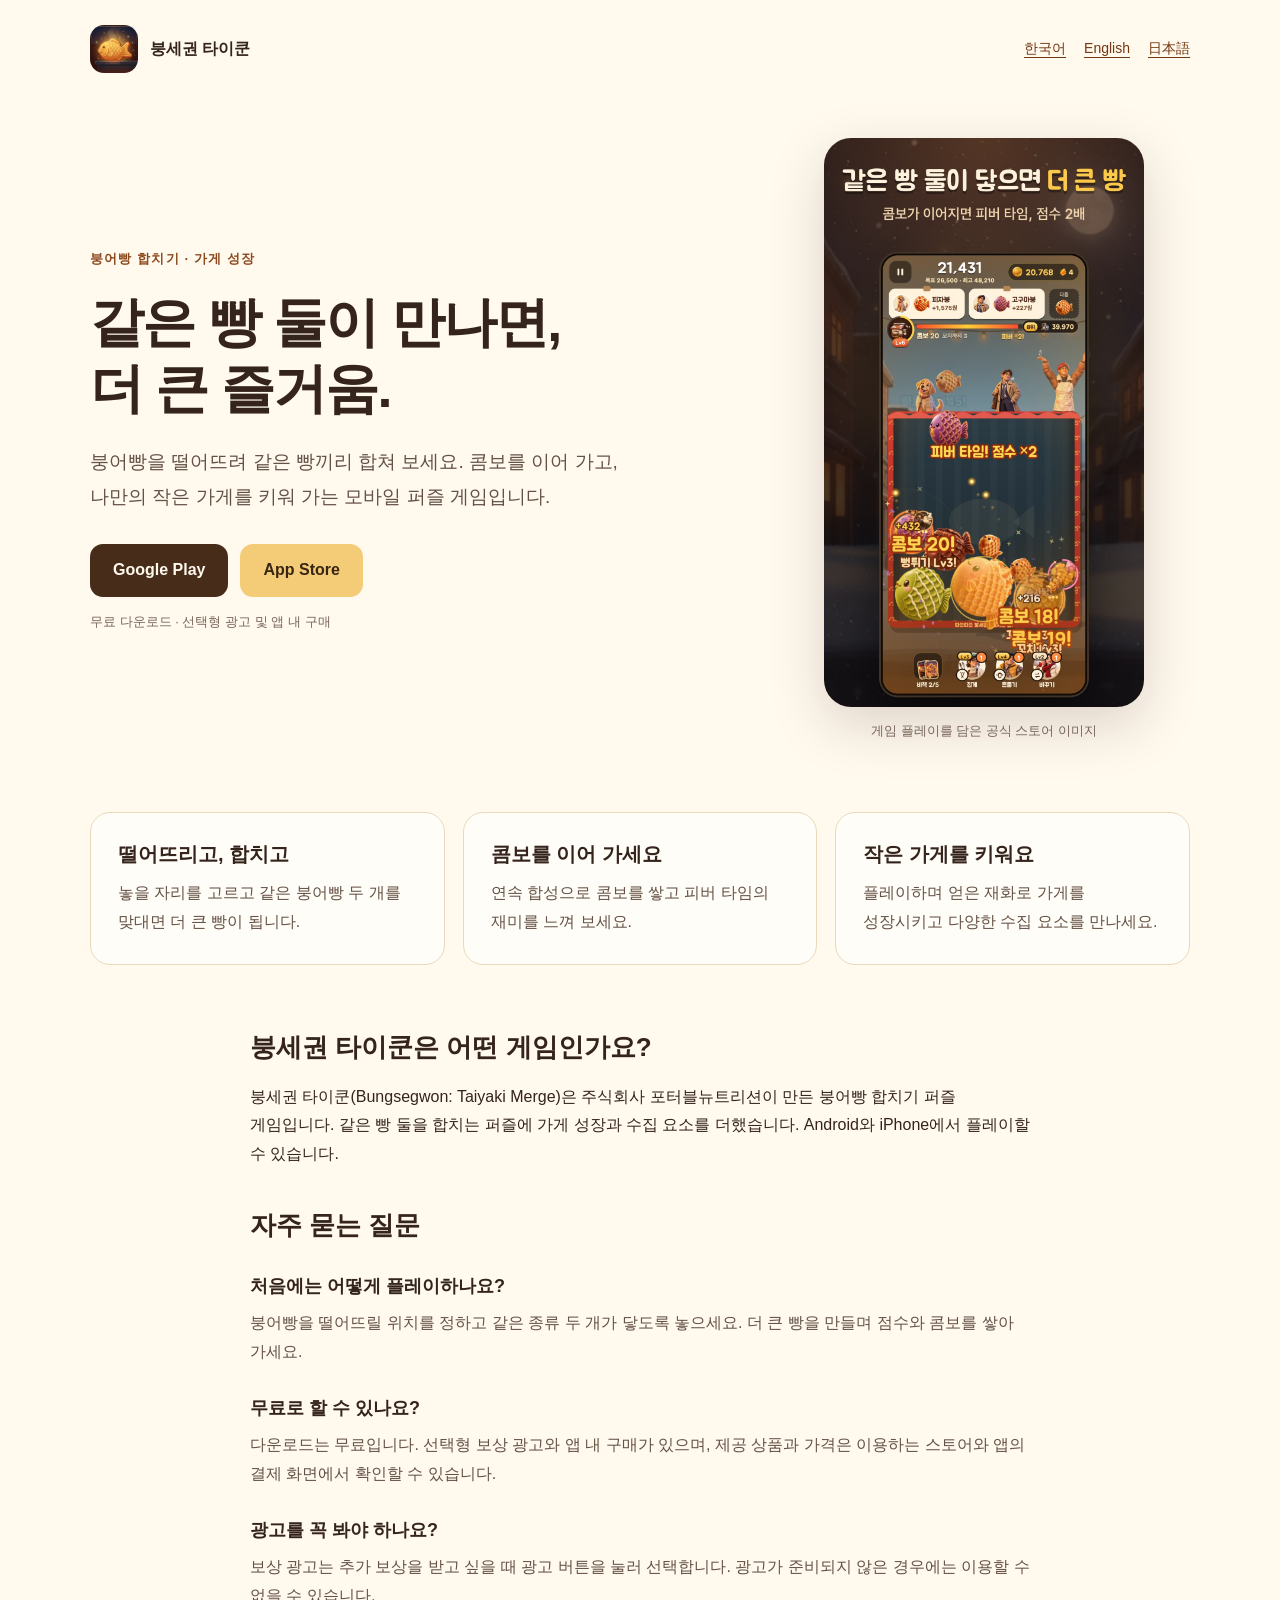
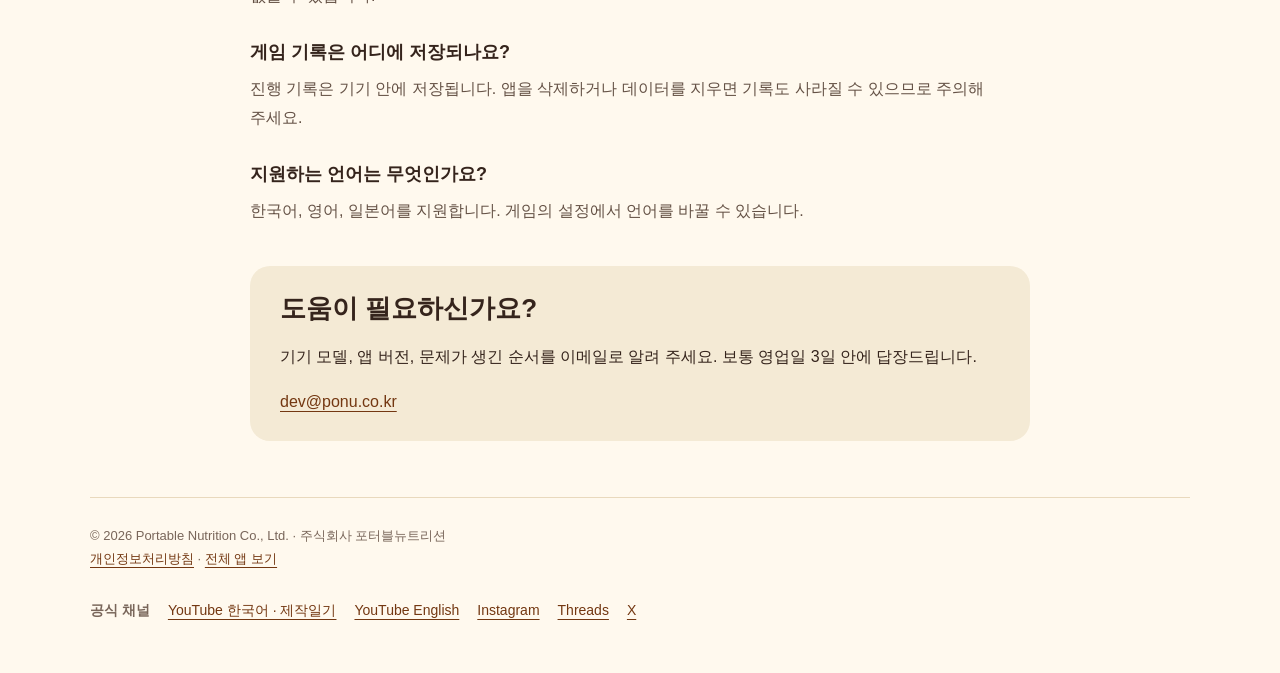
<file: index.html>
<!doctype html>
<html lang="ko"><head><meta charset="utf-8"><meta name="viewport" content="width=device-width,initial-scale=1">
<title>붕세권 타이쿤 — 붕어빵 합치기 퍼즐 게임</title><meta name="description" content="붕세권 타이쿤은 같은 붕어빵 둘을 합쳐 더 큰 빵을 만들고 가게를 키우는 모바일 퍼즐 게임입니다. 플레이 방법, 다운로드, 광고·저장 안내를 확인하세요."><meta name="robots" content="index,follow,max-image-preview:large">
<link rel="canonical" href="https://yunseokl.github.io/bungsegwon/"><link rel="alternate" hreflang="ko" href="https://yunseokl.github.io/bungsegwon/">
<link rel="alternate" hreflang="en" href="https://yunseokl.github.io/bungsegwon/en/">
<link rel="alternate" hreflang="ja" href="https://yunseokl.github.io/bungsegwon/ja/">
<link rel="alternate" hreflang="x-default" href="https://yunseokl.github.io/bungsegwon/en/">
<meta property="og:type" content="website"><meta property="og:site_name" content="Bungsegwon: Taiyaki Merge"><meta property="og:title" content="붕세권 타이쿤 — 붕어빵 합치기 퍼즐 게임"><meta property="og:description" content="붕세권 타이쿤은 같은 붕어빵 둘을 합쳐 더 큰 빵을 만들고 가게를 키우는 모바일 퍼즐 게임입니다. 플레이 방법, 다운로드, 광고·저장 안내를 확인하세요."><meta property="og:url" content="https://yunseokl.github.io/bungsegwon/"><meta property="og:image" content="https://yunseokl.github.io/bungsegwon/assets/ko-feature.jpg"><meta property="og:image:width" content="1024"><meta property="og:image:height" content="500">
<meta name="twitter:card" content="summary_large_image"><link rel="icon" href="./icon.png"><link rel="stylesheet" href="./style.css">
<script type="application/ld+json">{"@context": "https://schema.org", "@graph": [{"@type": "SoftwareApplication", "@id": "https://yunseokl.github.io/bungsegwon/#app", "name": "붕세권 타이쿤", "alternateName": ["Bungsegwon: Taiyaki Merge", "Bungsegwon: Merge Puzzle", "ブンセグォン：たい焼きマージ", "ブンセグォン：たい焼きマージパズル"], "url": "https://yunseokl.github.io/bungsegwon/", "description": "붕세권 타이쿤은 같은 붕어빵 둘을 합쳐 더 큰 빵을 만들고 가게를 키우는 모바일 퍼즐 게임입니다. 플레이 방법, 다운로드, 광고·저장 안내를 확인하세요.", "applicationCategory": "GameApplication", "operatingSystem": "Android, iOS", "inLanguage": "ko", "image": "https://yunseokl.github.io/bungsegwon/assets/ko-feature.jpg", "publisher": {"@type": "Organization", "name": "Portable Nutrition Co., Ltd.", "alternateName": "주식회사 포터블뉴트리션", "url": "https://yunseokl.github.io/", "email": "dev@ponu.co.kr"}, "sameAs": ["https://play.google.com/store/apps/details?id=com.rewardry.bungsegwon", "https://apps.apple.com/app/id6816672674", "https://www.youtube.com/@bungsegwongame", "https://www.instagram.com/bungsegwongame/", "https://www.threads.com/@bungsegwongame", "https://x.com/bungsegwongame", "https://www.youtube.com/@bungsegwonjp", "https://www.instagram.com/bungsegwonjp/", "https://www.youtube.com/@bungsegwonkr"]}, {"@type": "FAQPage", "inLanguage": "ko", "mainEntity": [{"@type": "Question", "name": "처음에는 어떻게 플레이하나요?", "acceptedAnswer": {"@type": "Answer", "text": "붕어빵을 떨어뜨릴 위치를 정하고 같은 종류 두 개가 닿도록 놓으세요. 더 큰 빵을 만들며 점수와 콤보를 쌓아 가세요."}}, {"@type": "Question", "name": "무료로 할 수 있나요?", "acceptedAnswer": {"@type": "Answer", "text": "다운로드는 무료입니다. 선택형 보상 광고와 앱 내 구매가 있으며, 제공 상품과 가격은 이용하는 스토어와 앱의 결제 화면에서 확인할 수 있습니다."}}, {"@type": "Question", "name": "광고를 꼭 봐야 하나요?", "acceptedAnswer": {"@type": "Answer", "text": "보상 광고는 추가 보상을 받고 싶을 때 광고 버튼을 눌러 선택합니다. 광고가 준비되지 않은 경우에는 이용할 수 없을 수 있습니다."}}, {"@type": "Question", "name": "게임 기록은 어디에 저장되나요?", "acceptedAnswer": {"@type": "Answer", "text": "진행 기록은 기기 안에 저장됩니다. 앱을 삭제하거나 데이터를 지우면 기록도 사라질 수 있으므로 주의해 주세요."}}, {"@type": "Question", "name": "지원하는 언어는 무엇인가요?", "acceptedAnswer": {"@type": "Answer", "text": "한국어, 영어, 일본어를 지원합니다. 게임의 설정에서 언어를 바꿀 수 있습니다."}}]}]}</script></head>
<body><a class="skip" href="#main">붕세권 타이쿤</a><header><a class="brand" href="https://yunseokl.github.io/bungsegwon/"><img src="./icon.png" alt="" width="48" height="48">붕세권 타이쿤</a><nav aria-label="Language"><a href="https://yunseokl.github.io/bungsegwon/" lang="ko" hreflang="ko" aria-current="page">한국어</a><a href="https://yunseokl.github.io/bungsegwon/en/" lang="en" hreflang="en">English</a><a href="https://yunseokl.github.io/bungsegwon/ja/" lang="ja" hreflang="ja">日本語</a></nav></header>
<main id="main"><div class="hero"><div><p class="eyebrow">붕어빵 합치기 · 가게 성장</p><h1>같은 빵 둘이 만나면,<br>더 큰 즐거움.</h1><p class="lead">붕어빵을 떨어뜨려 같은 빵끼리 합쳐 보세요. 콤보를 이어 가고, 나만의 작은 가게를 키워 가는 모바일 퍼즐 게임입니다.</p><div class="actions"><a class="button" href="https://play.google.com/store/apps/details?id=com.rewardry.bungsegwon&amp;hl=ko&amp;utm_source=official_site&amp;utm_campaign=evergreen&amp;utm_content=ko">Google Play</a><a class="button secondary" href="https://apps.apple.com/app/id6816672674">App Store</a></div><p class="muted">무료 다운로드 · 선택형 광고 및 앱 내 구매</p></div><figure><img src="./assets/ko-gameplay.jpg" alt="게임 플레이를 담은 공식 스토어 이미지" width="1080" height="1920" fetchpriority="high"><figcaption>게임 플레이를 담은 공식 스토어 이미지</figcaption></figure></div>
<div class="cards"><section class="card"><h2>떨어뜨리고, 합치고</h2><p>놓을 자리를 고르고 같은 붕어빵 두 개를 맞대면 더 큰 빵이 됩니다.</p></section><section class="card"><h2>콤보를 이어 가세요</h2><p>연속 합성으로 콤보를 쌓고 피버 타임의 재미를 느껴 보세요.</p></section><section class="card"><h2>작은 가게를 키워요</h2><p>플레이하며 얻은 재화로 가게를 성장시키고 다양한 수집 요소를 만나세요.</p></section></div><div class="reading"><h2>붕세권 타이쿤은 어떤 게임인가요?</h2><p>붕세권 타이쿤(Bungsegwon: Taiyaki Merge)은 주식회사 포터블뉴트리션이 만든 붕어빵 합치기 퍼즐 게임입니다. 같은 빵 둘을 합치는 퍼즐에 가게 성장과 수집 요소를 더했습니다. Android와 iPhone에서 플레이할 수 있습니다.</p><section class="faq"><h2>자주 묻는 질문</h2><h3>처음에는 어떻게 플레이하나요?</h3><p>붕어빵을 떨어뜨릴 위치를 정하고 같은 종류 두 개가 닿도록 놓으세요. 더 큰 빵을 만들며 점수와 콤보를 쌓아 가세요.</p><h3>무료로 할 수 있나요?</h3><p>다운로드는 무료입니다. 선택형 보상 광고와 앱 내 구매가 있으며, 제공 상품과 가격은 이용하는 스토어와 앱의 결제 화면에서 확인할 수 있습니다.</p><h3>광고를 꼭 봐야 하나요?</h3><p>보상 광고는 추가 보상을 받고 싶을 때 광고 버튼을 눌러 선택합니다. 광고가 준비되지 않은 경우에는 이용할 수 없을 수 있습니다.</p><h3>게임 기록은 어디에 저장되나요?</h3><p>진행 기록은 기기 안에 저장됩니다. 앱을 삭제하거나 데이터를 지우면 기록도 사라질 수 있으므로 주의해 주세요.</p><h3>지원하는 언어는 무엇인가요?</h3><p>한국어, 영어, 일본어를 지원합니다. 게임의 설정에서 언어를 바꿀 수 있습니다.</p></section><section class="support" id="support"><h2>도움이 필요하신가요?</h2><p>기기 모델, 앱 버전, 문제가 생긴 순서를 이메일로 알려 주세요. 보통 영업일 3일 안에 답장드립니다.</p><a href="mailto:dev@ponu.co.kr">dev@ponu.co.kr</a></section></div></main>
<footer>© 2026 Portable Nutrition Co., Ltd. · 주식회사 포터블뉴트리션<br><a href="./privacy.html">개인정보처리방침</a> · <a href="https://yunseokl.github.io/">전체 앱 보기</a><nav class="social-links" aria-label="공식 채널"><span>공식 채널</span><a href="https://www.youtube.com/@bungsegwonkr">YouTube 한국어 · 제작일기</a><a href="https://www.youtube.com/@bungsegwongame">YouTube English</a><a href="https://www.instagram.com/bungsegwongame/">Instagram</a><a href="https://www.threads.com/@bungsegwongame">Threads</a><a href="https://x.com/bungsegwongame">X</a></nav></footer></body></html>
</file>
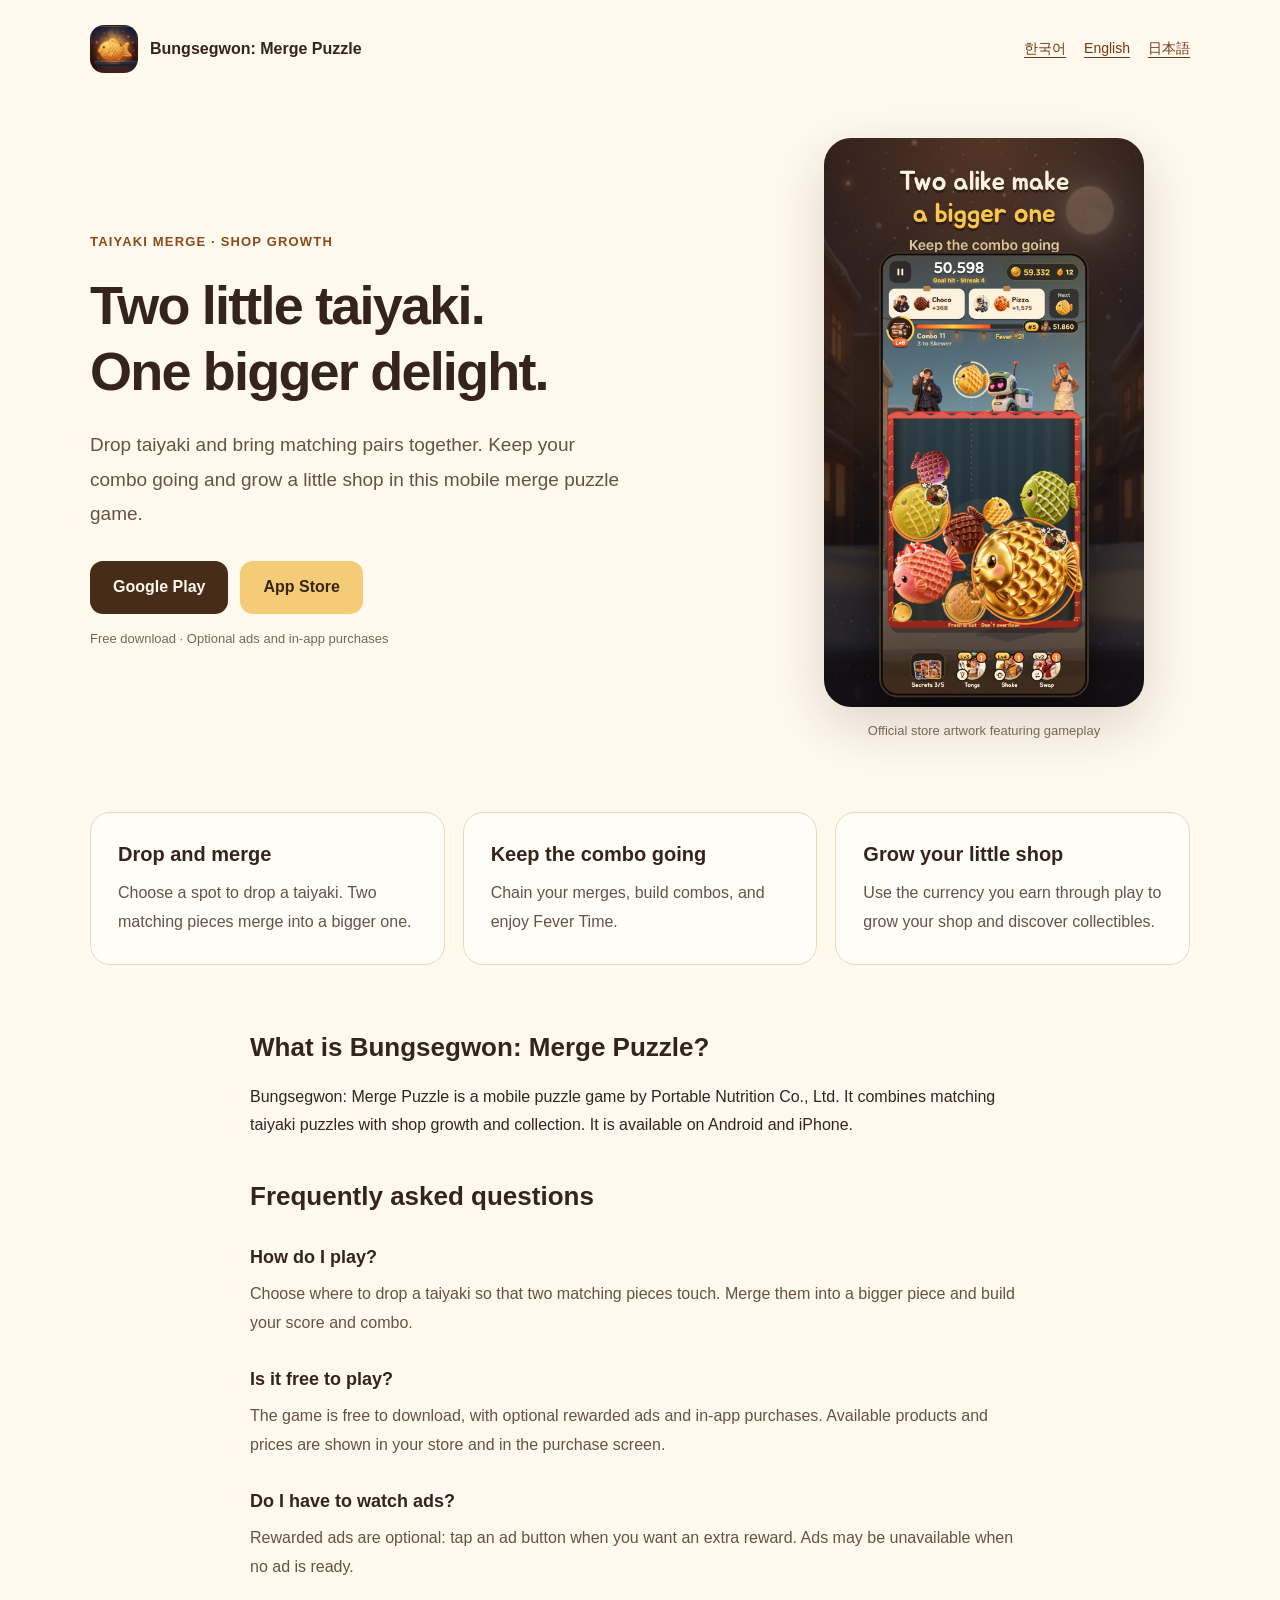
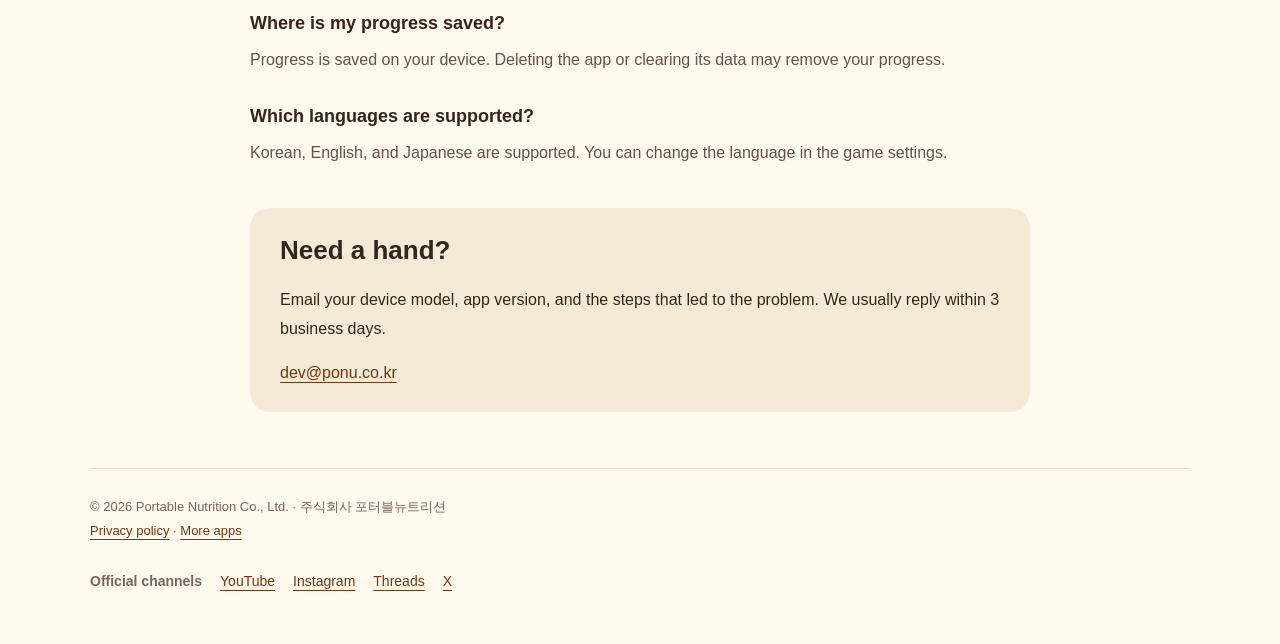
<file: en/index.html>
<!doctype html>
<html lang="en"><head><meta charset="utf-8"><meta name="viewport" content="width=device-width,initial-scale=1">
<title>Bungsegwon: Merge Puzzle — Cute Taiyaki & Shop Growth</title><meta name="description" content="Drop and merge matching taiyaki, build combos, and grow your little shop. Discover Bungsegwon: Merge Puzzle for Android and iPhone, with gameplay and support FAQs."><meta name="robots" content="index,follow,max-image-preview:large">
<link rel="canonical" href="https://yunseokl.github.io/bungsegwon/en/"><link rel="alternate" hreflang="ko" href="https://yunseokl.github.io/bungsegwon/">
<link rel="alternate" hreflang="en" href="https://yunseokl.github.io/bungsegwon/en/">
<link rel="alternate" hreflang="ja" href="https://yunseokl.github.io/bungsegwon/ja/">
<link rel="alternate" hreflang="x-default" href="https://yunseokl.github.io/bungsegwon/en/">
<meta property="og:type" content="website"><meta property="og:site_name" content="Bungsegwon: Merge Puzzle"><meta property="og:title" content="Bungsegwon: Merge Puzzle — Cute Taiyaki & Shop Growth"><meta property="og:description" content="Drop and merge matching taiyaki, build combos, and grow your little shop. Discover Bungsegwon: Merge Puzzle for Android and iPhone, with gameplay and support FAQs."><meta property="og:url" content="https://yunseokl.github.io/bungsegwon/en/"><meta property="og:image" content="https://yunseokl.github.io/bungsegwon/assets/en-feature.jpg"><meta property="og:image:width" content="1024"><meta property="og:image:height" content="500">
<meta name="twitter:card" content="summary_large_image"><link rel="icon" href="../icon.png"><link rel="stylesheet" href="../style.css">
<script type="application/ld+json">{"@context": "https://schema.org", "@graph": [{"@type": "SoftwareApplication", "@id": "https://yunseokl.github.io/bungsegwon/en/#app", "name": "Bungsegwon: Merge Puzzle", "alternateName": ["Bungsegwon: Taiyaki Merge", "ブンセグォン：たい焼きマージ", "ブンセグォン：たい焼きマージパズル", "붕세권 타이쿤"], "url": "https://yunseokl.github.io/bungsegwon/en/", "description": "Drop and merge matching taiyaki, build combos, and grow your little shop. Discover Bungsegwon: Merge Puzzle for Android and iPhone, with gameplay and support FAQs.", "applicationCategory": "GameApplication", "operatingSystem": "Android, iOS", "inLanguage": "en", "image": "https://yunseokl.github.io/bungsegwon/assets/en-feature.jpg", "publisher": {"@type": "Organization", "name": "Portable Nutrition Co., Ltd.", "alternateName": "주식회사 포터블뉴트리션", "url": "https://yunseokl.github.io/", "email": "dev@ponu.co.kr"}, "sameAs": ["https://play.google.com/store/apps/details?id=com.rewardry.bungsegwon", "https://apps.apple.com/app/id6816672674", "https://www.youtube.com/@bungsegwongame", "https://www.instagram.com/bungsegwongame/", "https://www.threads.com/@bungsegwongame", "https://x.com/bungsegwongame", "https://www.youtube.com/@bungsegwonjp", "https://www.instagram.com/bungsegwonjp/", "https://www.youtube.com/@bungsegwonkr"]}, {"@type": "FAQPage", "inLanguage": "en", "mainEntity": [{"@type": "Question", "name": "How do I play?", "acceptedAnswer": {"@type": "Answer", "text": "Choose where to drop a taiyaki so that two matching pieces touch. Merge them into a bigger piece and build your score and combo."}}, {"@type": "Question", "name": "Is it free to play?", "acceptedAnswer": {"@type": "Answer", "text": "The game is free to download, with optional rewarded ads and in-app purchases. Available products and prices are shown in your store and in the purchase screen."}}, {"@type": "Question", "name": "Do I have to watch ads?", "acceptedAnswer": {"@type": "Answer", "text": "Rewarded ads are optional: tap an ad button when you want an extra reward. Ads may be unavailable when no ad is ready."}}, {"@type": "Question", "name": "Where is my progress saved?", "acceptedAnswer": {"@type": "Answer", "text": "Progress is saved on your device. Deleting the app or clearing its data may remove your progress."}}, {"@type": "Question", "name": "Which languages are supported?", "acceptedAnswer": {"@type": "Answer", "text": "Korean, English, and Japanese are supported. You can change the language in the game settings."}}]}]}</script></head>
<body><a class="skip" href="#main">Bungsegwon: Merge Puzzle</a><header><a class="brand" href="https://yunseokl.github.io/bungsegwon/en/"><img src="../icon.png" alt="" width="48" height="48">Bungsegwon: Merge Puzzle</a><nav aria-label="Language"><a href="https://yunseokl.github.io/bungsegwon/" lang="ko" hreflang="ko">한국어</a><a href="https://yunseokl.github.io/bungsegwon/en/" lang="en" hreflang="en" aria-current="page">English</a><a href="https://yunseokl.github.io/bungsegwon/ja/" lang="ja" hreflang="ja">日本語</a></nav></header>
<main id="main"><div class="hero"><div><p class="eyebrow">TAIYAKI MERGE · SHOP GROWTH</p><h1>Two little taiyaki.<br>One bigger delight.</h1><p class="lead">Drop taiyaki and bring matching pairs together. Keep your combo going and grow a little shop in this mobile merge puzzle game.</p><div class="actions"><a class="button" href="https://play.google.com/store/apps/details?id=com.rewardry.bungsegwon&amp;hl=en&amp;utm_source=official_site&amp;utm_campaign=evergreen&amp;utm_content=en">Google Play</a><a class="button secondary" href="https://apps.apple.com/app/id6816672674">App Store</a></div><p class="muted">Free download · Optional ads and in-app purchases</p></div><figure><img src="../assets/en-gameplay.jpg" alt="Official store artwork featuring gameplay" width="1080" height="1920" fetchpriority="high"><figcaption>Official store artwork featuring gameplay</figcaption></figure></div>
<div class="cards"><section class="card"><h2>Drop and merge</h2><p>Choose a spot to drop a taiyaki. Two matching pieces merge into a bigger one.</p></section><section class="card"><h2>Keep the combo going</h2><p>Chain your merges, build combos, and enjoy Fever Time.</p></section><section class="card"><h2>Grow your little shop</h2><p>Use the currency you earn through play to grow your shop and discover collectibles.</p></section></div><div class="reading"><h2>What is Bungsegwon: Merge Puzzle?</h2><p>Bungsegwon: Merge Puzzle is a mobile puzzle game by Portable Nutrition Co., Ltd. It combines matching taiyaki puzzles with shop growth and collection. It is available on Android and iPhone.</p><section class="faq"><h2>Frequently asked questions</h2><h3>How do I play?</h3><p>Choose where to drop a taiyaki so that two matching pieces touch. Merge them into a bigger piece and build your score and combo.</p><h3>Is it free to play?</h3><p>The game is free to download, with optional rewarded ads and in-app purchases. Available products and prices are shown in your store and in the purchase screen.</p><h3>Do I have to watch ads?</h3><p>Rewarded ads are optional: tap an ad button when you want an extra reward. Ads may be unavailable when no ad is ready.</p><h3>Where is my progress saved?</h3><p>Progress is saved on your device. Deleting the app or clearing its data may remove your progress.</p><h3>Which languages are supported?</h3><p>Korean, English, and Japanese are supported. You can change the language in the game settings.</p></section><section class="support" id="support"><h2>Need a hand?</h2><p>Email your device model, app version, and the steps that led to the problem. We usually reply within 3 business days.</p><a href="mailto:dev@ponu.co.kr">dev@ponu.co.kr</a></section></div></main>
<footer>© 2026 Portable Nutrition Co., Ltd. · 주식회사 포터블뉴트리션<br><a href="../privacy.html">Privacy policy</a> · <a href="https://yunseokl.github.io/">More apps</a><nav class="social-links" aria-label="Official channels"><span>Official channels</span><a href="https://www.youtube.com/@bungsegwongame">YouTube</a><a href="https://www.instagram.com/bungsegwongame/">Instagram</a><a href="https://www.threads.com/@bungsegwongame">Threads</a><a href="https://x.com/bungsegwongame">X</a></nav></footer></body></html>
</file>
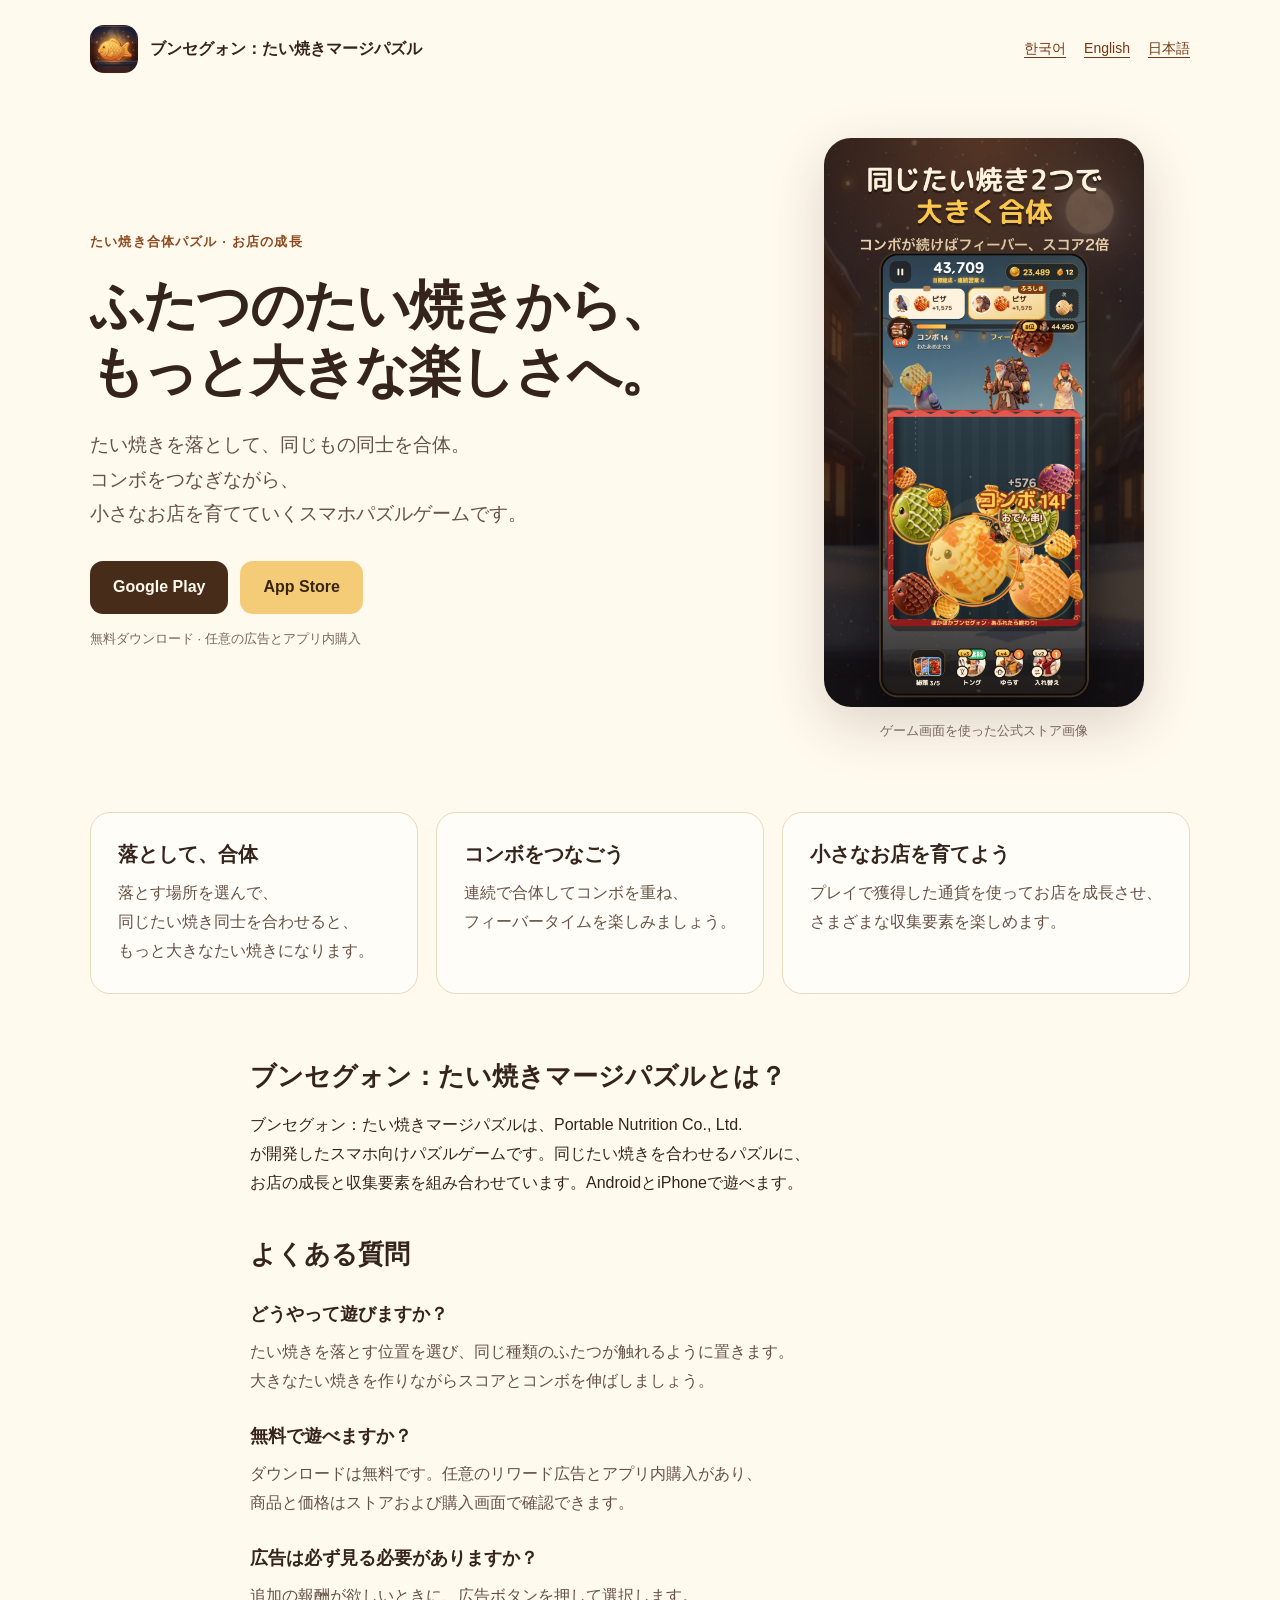
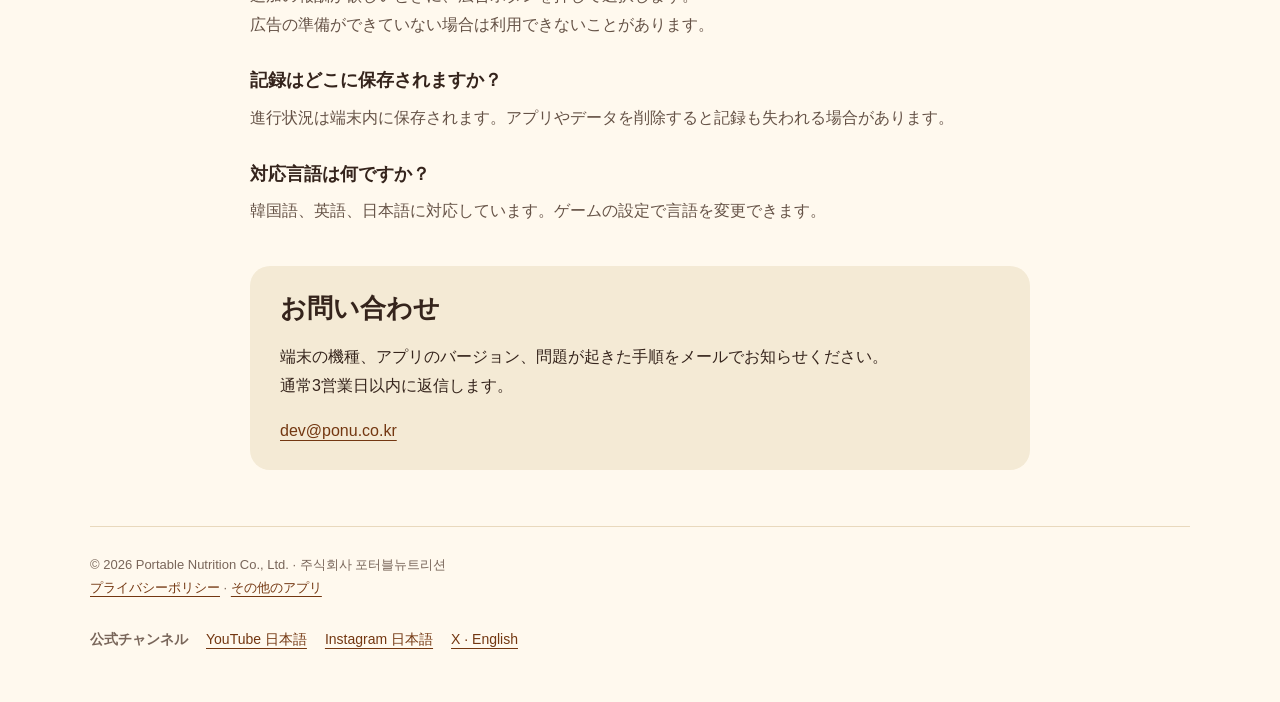
<file: ja/index.html>
<!doctype html>
<html lang="ja"><head><meta charset="utf-8"><meta name="viewport" content="width=device-width,initial-scale=1">
<title>ブンセグォン：たい焼きマージパズル — 屋台を育てる落ち物ゲーム</title><meta name="description" content="同じたい焼きを合わせて大きなたい焼きに。コンボをつなぎ、小さなお店を育てるスマホパズルゲーム。ダウンロード、遊び方、よくある質問をご案内します。"><meta name="robots" content="index,follow,max-image-preview:large">
<link rel="canonical" href="https://yunseokl.github.io/bungsegwon/ja/"><link rel="alternate" hreflang="ko" href="https://yunseokl.github.io/bungsegwon/">
<link rel="alternate" hreflang="en" href="https://yunseokl.github.io/bungsegwon/en/">
<link rel="alternate" hreflang="ja" href="https://yunseokl.github.io/bungsegwon/ja/">
<link rel="alternate" hreflang="x-default" href="https://yunseokl.github.io/bungsegwon/en/">
<meta property="og:type" content="website"><meta property="og:site_name" content="ブンセグォン：たい焼きマージパズル"><meta property="og:title" content="ブンセグォン：たい焼きマージパズル — 屋台を育てる落ち物ゲーム"><meta property="og:description" content="同じたい焼きを合わせて大きなたい焼きに。コンボをつなぎ、小さなお店を育てるスマホパズルゲーム。ダウンロード、遊び方、よくある質問をご案内します。"><meta property="og:url" content="https://yunseokl.github.io/bungsegwon/ja/"><meta property="og:image" content="https://yunseokl.github.io/bungsegwon/assets/ja-feature.jpg"><meta property="og:image:width" content="1024"><meta property="og:image:height" content="500">
<meta name="twitter:card" content="summary_large_image"><link rel="icon" href="../icon.png"><link rel="stylesheet" href="../style.css">
<script type="application/ld+json">{"@context": "https://schema.org", "@graph": [{"@type": "SoftwareApplication", "@id": "https://yunseokl.github.io/bungsegwon/ja/#app", "name": "ブンセグォン：たい焼きマージパズル", "alternateName": ["Bungsegwon: Taiyaki Merge", "Bungsegwon: Merge Puzzle", "ブンセグォン：たい焼きマージ", "붕세권 타이쿤"], "url": "https://yunseokl.github.io/bungsegwon/ja/", "description": "同じたい焼きを合わせて大きなたい焼きに。コンボをつなぎ、小さなお店を育てるスマホパズルゲーム。ダウンロード、遊び方、よくある質問をご案内します。", "applicationCategory": "GameApplication", "operatingSystem": "Android, iOS", "inLanguage": "ja", "image": "https://yunseokl.github.io/bungsegwon/assets/ja-feature.jpg", "publisher": {"@type": "Organization", "name": "Portable Nutrition Co., Ltd.", "alternateName": "주식회사 포터블뉴트리션", "url": "https://yunseokl.github.io/", "email": "dev@ponu.co.kr"}, "sameAs": ["https://play.google.com/store/apps/details?id=com.rewardry.bungsegwon", "https://apps.apple.com/app/id6816672674", "https://www.youtube.com/@bungsegwongame", "https://www.instagram.com/bungsegwongame/", "https://www.threads.com/@bungsegwongame", "https://x.com/bungsegwongame", "https://www.youtube.com/@bungsegwonjp", "https://www.instagram.com/bungsegwonjp/", "https://www.youtube.com/@bungsegwonkr"]}, {"@type": "FAQPage", "inLanguage": "ja", "mainEntity": [{"@type": "Question", "name": "どうやって遊びますか？", "acceptedAnswer": {"@type": "Answer", "text": "たい焼きを落とす位置を選び、同じ種類のふたつが触れるように置きます。大きなたい焼きを作りながらスコアとコンボを伸ばしましょう。"}}, {"@type": "Question", "name": "無料で遊べますか？", "acceptedAnswer": {"@type": "Answer", "text": "ダウンロードは無料です。任意のリワード広告とアプリ内購入があり、商品と価格はストアおよび購入画面で確認できます。"}}, {"@type": "Question", "name": "広告は必ず見る必要がありますか？", "acceptedAnswer": {"@type": "Answer", "text": "追加の報酬が欲しいときに、広告ボタンを押して選択します。広告の準備ができていない場合は利用できないことがあります。"}}, {"@type": "Question", "name": "記録はどこに保存されますか？", "acceptedAnswer": {"@type": "Answer", "text": "進行状況は端末内に保存されます。アプリやデータを削除すると記録も失われる場合があります。"}}, {"@type": "Question", "name": "対応言語は何ですか？", "acceptedAnswer": {"@type": "Answer", "text": "韓国語、英語、日本語に対応しています。ゲームの設定で言語を変更できます。"}}]}]}</script></head>
<body><a class="skip" href="#main">ブンセグォン：たい焼きマージパズル</a><header><a class="brand" href="https://yunseokl.github.io/bungsegwon/ja/"><img src="../icon.png" alt="" width="48" height="48">ブンセグォン：たい焼きマージパズル</a><nav aria-label="Language"><a href="https://yunseokl.github.io/bungsegwon/" lang="ko" hreflang="ko">한국어</a><a href="https://yunseokl.github.io/bungsegwon/en/" lang="en" hreflang="en">English</a><a href="https://yunseokl.github.io/bungsegwon/ja/" lang="ja" hreflang="ja" aria-current="page">日本語</a></nav></header>
<main id="main"><div class="hero"><div><p class="eyebrow">たい焼き合体パズル · お店の成長</p><h1>ふたつのたい焼きから、<br>もっと大きな楽しさへ。</h1><p class="lead">たい焼きを落として、同じもの同士を合体。コンボをつなぎながら、小さなお店を育てていくスマホパズルゲームです。</p><div class="actions"><a class="button" href="https://play.google.com/store/apps/details?id=com.rewardry.bungsegwon&amp;hl=ja&amp;utm_source=official_site&amp;utm_campaign=evergreen&amp;utm_content=ja">Google Play</a><a class="button secondary" href="https://apps.apple.com/jp/app/id6816672674">App Store</a></div><p class="muted">無料ダウンロード · 任意の広告とアプリ内購入</p></div><figure><img src="../assets/ja-gameplay.jpg" alt="ゲーム画面を使った公式ストア画像" width="1080" height="1920" fetchpriority="high"><figcaption>ゲーム画面を使った公式ストア画像</figcaption></figure></div>
<div class="cards"><section class="card"><h2>落として、合体</h2><p>落とす場所を選んで、同じたい焼き同士を合わせると、もっと大きなたい焼きになります。</p></section><section class="card"><h2>コンボをつなごう</h2><p>連続で合体してコンボを重ね、フィーバータイムを楽しみましょう。</p></section><section class="card"><h2>小さなお店を育てよう</h2><p>プレイで獲得した通貨を使ってお店を成長させ、さまざまな収集要素を楽しめます。</p></section></div><div class="reading"><h2>ブンセグォン：たい焼きマージパズルとは？</h2><p>ブンセグォン：たい焼きマージパズルは、Portable Nutrition Co., Ltd.が開発したスマホ向けパズルゲームです。同じたい焼きを合わせるパズルに、お店の成長と収集要素を組み合わせています。AndroidとiPhoneで遊べます。</p><section class="faq"><h2>よくある質問</h2><h3>どうやって遊びますか？</h3><p>たい焼きを落とす位置を選び、同じ種類のふたつが触れるように置きます。大きなたい焼きを作りながらスコアとコンボを伸ばしましょう。</p><h3>無料で遊べますか？</h3><p>ダウンロードは無料です。任意のリワード広告とアプリ内購入があり、商品と価格はストアおよび購入画面で確認できます。</p><h3>広告は必ず見る必要がありますか？</h3><p>追加の報酬が欲しいときに、広告ボタンを押して選択します。広告の準備ができていない場合は利用できないことがあります。</p><h3>記録はどこに保存されますか？</h3><p>進行状況は端末内に保存されます。アプリやデータを削除すると記録も失われる場合があります。</p><h3>対応言語は何ですか？</h3><p>韓国語、英語、日本語に対応しています。ゲームの設定で言語を変更できます。</p></section><section class="support" id="support"><h2>お問い合わせ</h2><p>端末の機種、アプリのバージョン、問題が起きた手順をメールでお知らせください。通常3営業日以内に返信します。</p><a href="mailto:dev@ponu.co.kr">dev@ponu.co.kr</a></section></div></main>
<footer>© 2026 Portable Nutrition Co., Ltd. · 주식회사 포터블뉴트리션<br><a href="../privacy.html">プライバシーポリシー</a> · <a href="https://yunseokl.github.io/">その他のアプリ</a><nav class="social-links" aria-label="公式チャンネル"><span>公式チャンネル</span><a href="https://www.youtube.com/@bungsegwonjp">YouTube 日本語</a><a href="https://www.instagram.com/bungsegwonjp/">Instagram 日本語</a><a href="https://x.com/bungsegwongame">X · English</a></nav></footer></body></html>
</file>
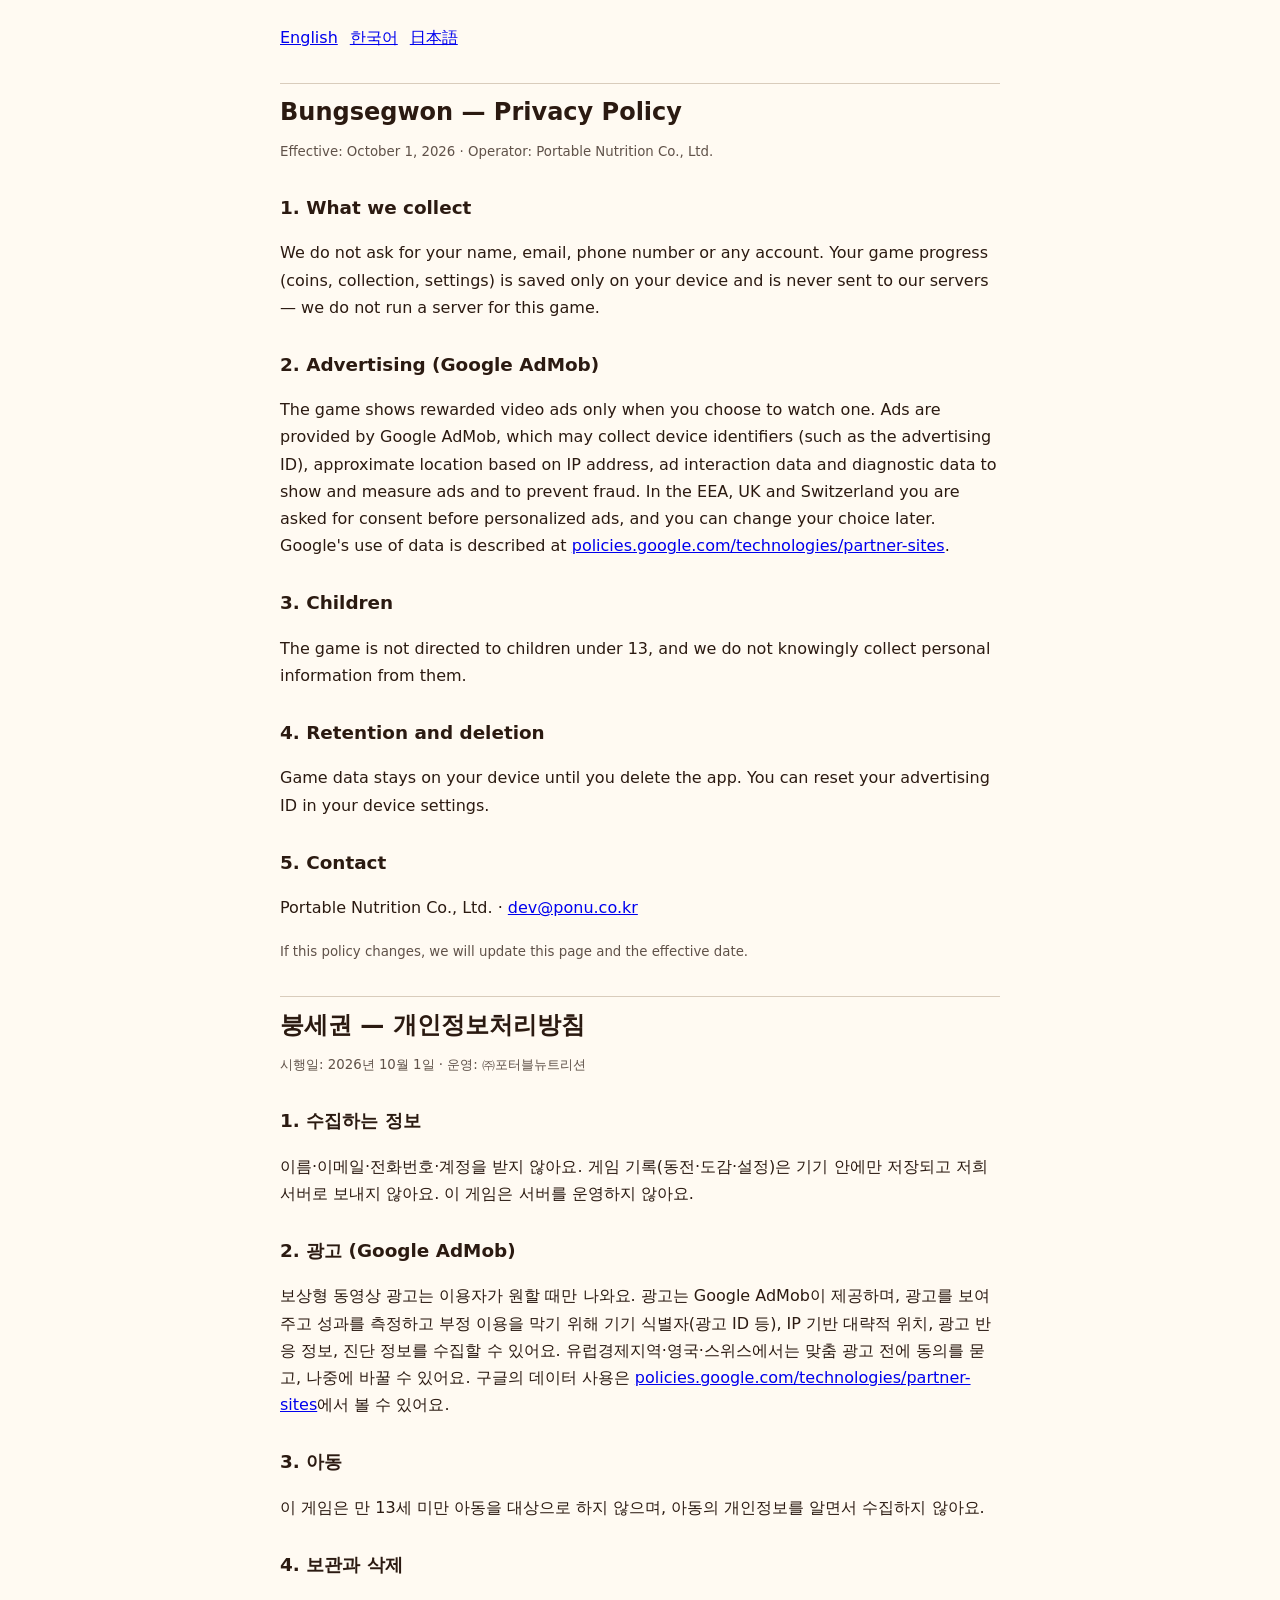
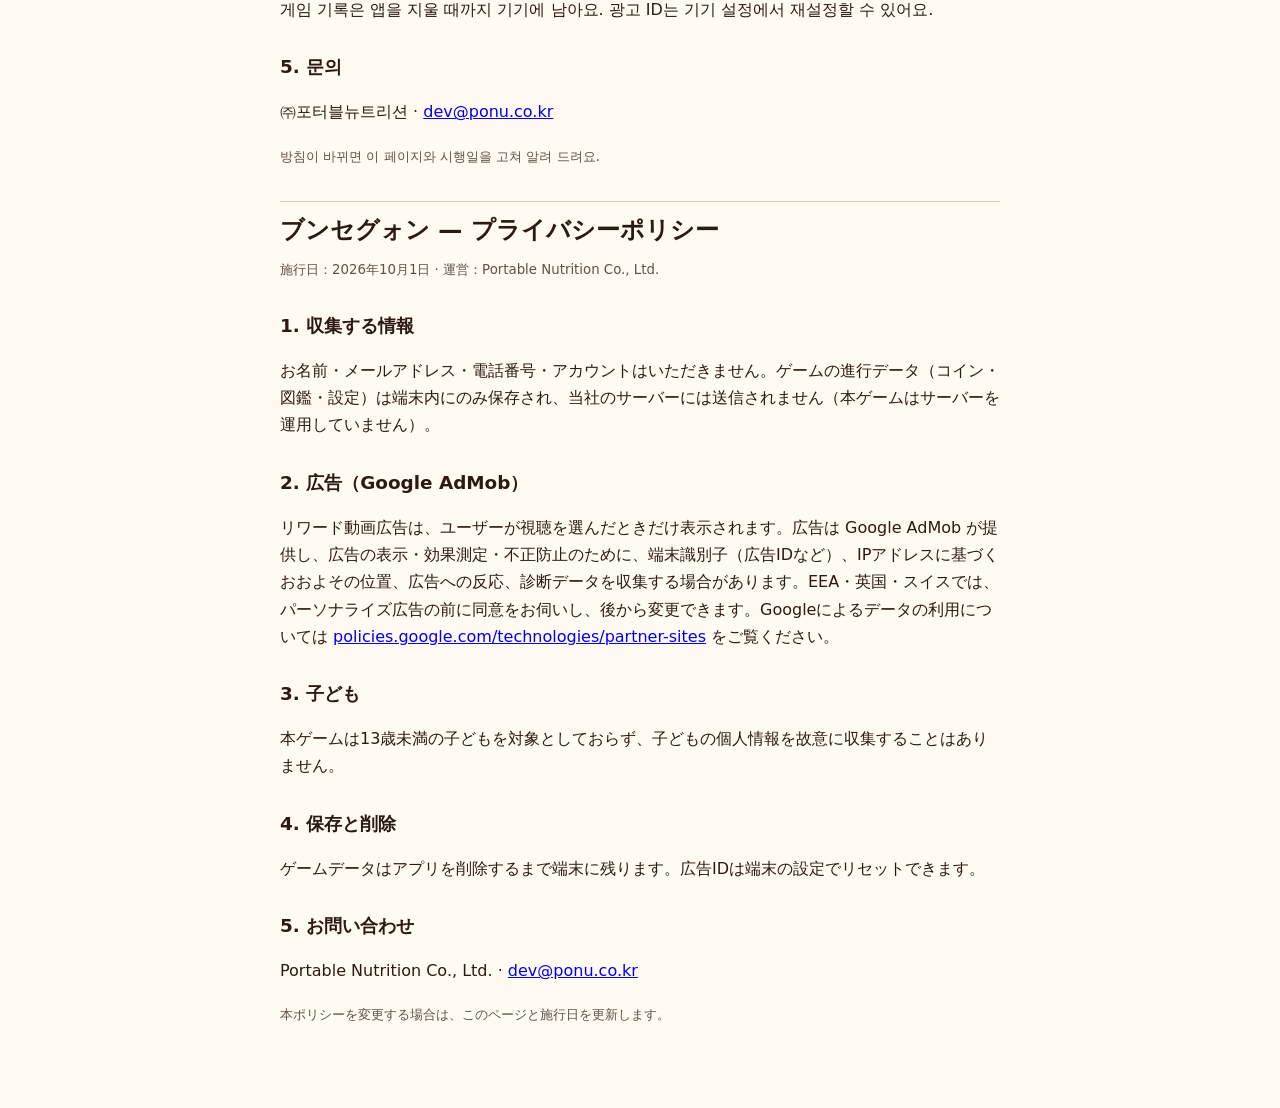
<file: privacy.html>
<!doctype html>
<!-- 붕세권 스토어판 개인정보처리방침 — 한·영·일. 공개 주소: https://yunseokl.github.io/bungsegwon/privacy.html (저장소 yunseokl/bungsegwon) -->
<html lang="en">
<head>
<meta charset="utf-8">
<meta name="viewport" content="width=device-width, initial-scale=1">
<title>Bungsegwon Privacy Policy</title>
<style>
  :root { color-scheme: light dark; }
  body { margin: 0 auto; max-width: 720px; padding: 24px 16px 64px; font: 16px/1.7 system-ui, -apple-system, 'Apple SD Gothic Neo', 'Hiragino Sans', sans-serif; background: #fffaf2; color: #2b1a11; }
  @media (prefers-color-scheme: dark) { body { background: #14100d; color: #f2e3c0; } a { color: #ffc94a; } }
  h1 { font-size: 1.5rem; margin: 0 0 4px; }
  h2 { font-size: 1.15rem; margin: 28px 0 6px; }
  nav a { margin-right: 12px; }
  section { border-top: 1px solid rgba(128, 96, 64, 0.3); margin-top: 32px; padding-top: 8px; }
  small { opacity: 0.75; }
</style>
</head>
<body>
<nav><a href="#en">English</a><a href="#ko">한국어</a><a href="#ja">日本語</a></nav>

<section id="en" lang="en">
<h1>Bungsegwon — Privacy Policy</h1>
<small>Effective: October 1, 2026 · Operator: Portable Nutrition Co., Ltd.</small>
<h2>1. What we collect</h2>
<p>We do not ask for your name, email, phone number or any account. Your game progress (coins, collection, settings) is saved only on your device and is never sent to our servers — we do not run a server for this game.</p>
<h2>2. Advertising (Google AdMob)</h2>
<p>The game shows rewarded video ads only when you choose to watch one. Ads are provided by Google AdMob, which may collect device identifiers (such as the advertising ID), approximate location based on IP address, ad interaction data and diagnostic data to show and measure ads and to prevent fraud. In the EEA, UK and Switzerland you are asked for consent before personalized ads, and you can change your choice later. Google's use of data is described at <a href="https://policies.google.com/technologies/partner-sites">policies.google.com/technologies/partner-sites</a>.</p>
<h2>3. Children</h2>
<p>The game is not directed to children under 13, and we do not knowingly collect personal information from them.</p>
<h2>4. Retention and deletion</h2>
<p>Game data stays on your device until you delete the app. You can reset your advertising ID in your device settings.</p>
<h2>5. Contact</h2>
<p>Portable Nutrition Co., Ltd. · <a href="mailto:dev@ponu.co.kr">dev@ponu.co.kr</a></p>
<p><small>If this policy changes, we will update this page and the effective date.</small></p>
</section>

<section id="ko" lang="ko">
<h1>붕세권 — 개인정보처리방침</h1>
<small>시행일: 2026년 10월 1일 · 운영: ㈜포터블뉴트리션</small>
<h2>1. 수집하는 정보</h2>
<p>이름·이메일·전화번호·계정을 받지 않아요. 게임 기록(동전·도감·설정)은 기기 안에만 저장되고 저희 서버로 보내지 않아요. 이 게임은 서버를 운영하지 않아요.</p>
<h2>2. 광고 (Google AdMob)</h2>
<p>보상형 동영상 광고는 이용자가 원할 때만 나와요. 광고는 Google AdMob이 제공하며, 광고를 보여 주고 성과를 측정하고 부정 이용을 막기 위해 기기 식별자(광고 ID 등), IP 기반 대략적 위치, 광고 반응 정보, 진단 정보를 수집할 수 있어요. 유럽경제지역·영국·스위스에서는 맞춤 광고 전에 동의를 묻고, 나중에 바꿀 수 있어요. 구글의 데이터 사용은 <a href="https://policies.google.com/technologies/partner-sites?hl=ko">policies.google.com/technologies/partner-sites</a>에서 볼 수 있어요.</p>
<h2>3. 아동</h2>
<p>이 게임은 만 13세 미만 아동을 대상으로 하지 않으며, 아동의 개인정보를 알면서 수집하지 않아요.</p>
<h2>4. 보관과 삭제</h2>
<p>게임 기록은 앱을 지울 때까지 기기에 남아요. 광고 ID는 기기 설정에서 재설정할 수 있어요.</p>
<h2>5. 문의</h2>
<p>㈜포터블뉴트리션 · <a href="mailto:dev@ponu.co.kr">dev@ponu.co.kr</a></p>
<p><small>방침이 바뀌면 이 페이지와 시행일을 고쳐 알려 드려요.</small></p>
</section>

<section id="ja" lang="ja">
<h1>ブンセグォン — プライバシーポリシー</h1>
<small>施行日：2026年10月1日 · 運営：Portable Nutrition Co., Ltd.</small>
<h2>1. 収集する情報</h2>
<p>お名前・メールアドレス・電話番号・アカウントはいただきません。ゲームの進行データ（コイン・図鑑・設定）は端末内にのみ保存され、当社のサーバーには送信されません（本ゲームはサーバーを運用していません）。</p>
<h2>2. 広告（Google AdMob）</h2>
<p>リワード動画広告は、ユーザーが視聴を選んだときだけ表示されます。広告は Google AdMob が提供し、広告の表示・効果測定・不正防止のために、端末識別子（広告IDなど）、IPアドレスに基づくおおよその位置、広告への反応、診断データを収集する場合があります。EEA・英国・スイスでは、パーソナライズ広告の前に同意をお伺いし、後から変更できます。Googleによるデータの利用については <a href="https://policies.google.com/technologies/partner-sites?hl=ja">policies.google.com/technologies/partner-sites</a> をご覧ください。</p>
<h2>3. 子ども</h2>
<p>本ゲームは13歳未満の子どもを対象としておらず、子どもの個人情報を故意に収集することはありません。</p>
<h2>4. 保存と削除</h2>
<p>ゲームデータはアプリを削除するまで端末に残ります。広告IDは端末の設定でリセットできます。</p>
<h2>5. お問い合わせ</h2>
<p>Portable Nutrition Co., Ltd. · <a href="mailto:dev@ponu.co.kr">dev@ponu.co.kr</a></p>
<p><small>本ポリシーを変更する場合は、このページと施行日を更新します。</small></p>
</section>
</body>
</html>
</file>
<file: style.css>
*{box-sizing:border-box}html{scroll-behavior:smooth}body{margin:0;background:#fff9ee;color:#35241c;font:16px/1.8 -apple-system,BlinkMacSystemFont,"Apple SD Gothic Neo","Hiragino Sans",sans-serif;word-break:keep-all}a{color:#733711;text-underline-offset:4px}a:focus-visible{outline:3px solid #a94308;outline-offset:5px}header,main,footer{width:min(1100px,calc(100% - 40px));margin:auto}header{display:flex;align-items:center;justify-content:space-between;gap:20px;flex-wrap:wrap;padding:25px 0}.brand{display:flex;align-items:center;gap:12px;font-weight:800;text-decoration:none;color:inherit}.brand img{width:48px;height:48px;border-radius:14px}nav{display:flex;gap:18px;flex-wrap:wrap;font-size:14px}.hero{display:grid;grid-template-columns:1.2fr .8fr;align-items:center;gap:70px;padding:40px 0 70px}.eyebrow{font-size:13px;font-weight:800;color:#8d491d;letter-spacing:.09em}h1{font-size:clamp(32px,4.5vw,54px);line-height:1.23;letter-spacing:-1.8px;margin:18px 0 24px}.lead{font-size:19px;color:#655246;max-width:540px}.actions{display:flex;gap:12px;flex-wrap:wrap;margin:30px 0 8px}.button{display:inline-flex;align-items:center;min-height:48px;padding:12px 23px;border-radius:13px;background:#482c1a;color:#fff9ee;text-decoration:none;font-weight:700}.button.secondary{background:#f4cc77;color:#382514}.muted,figcaption{font-size:13px;color:#79665a}figure{margin:0;max-width:320px;justify-self:center}figure img{display:block;width:100%;height:auto;border-radius:27px;box-shadow:0 18px 55px #3e20152b}figcaption{text-align:center;margin-top:12px}.cards{display:grid;grid-template-columns:repeat(3,1fr);gap:18px;margin-bottom:64px}.card{padding:27px;border:1px solid #e9d9bd;background:#fffdf7;border-radius:20px}.card h2{font-size:20px;margin:0 0 10px}.card p{margin:0;color:#665246}.reading{max-width:780px;margin:0 auto;padding-bottom:56px}h2{line-height:1.45;font-size:26px;margin:38px 0 14px}h3{font-size:18px;margin:25px 0 7px}.faq p{margin:0 0 20px;color:#655246}.support{padding:24px 30px;background:#f4ead5;border-radius:20px;margin-top:40px}.support h2{margin:0 0 12px}footer{border-top:1px solid #e9d9bd;padding:26px 0 40px;font-size:13px;color:#79665a}.skip{position:absolute;left:-9999px}.skip:focus{left:16px;top:10px;background:#fff;padding:8px;z-index:3}@media(max-width:700px){header,main,footer{width:calc(100% - 32px)}header{padding:20px 0}.brand{font-size:15px}nav{gap:14px}.hero{grid-template-columns:1fr;gap:32px;padding:20px 0 40px}.lead{font-size:17px}figure{max-width:270px}.cards{grid-template-columns:1fr;gap:12px;margin-bottom:35px}.card{padding:22px}h1{letter-spacing:-1px}.support{padding:22px}body{word-break:normal;overflow-wrap:break-word}}@media(prefers-reduced-motion:reduce){html{scroll-behavior:auto}}
.social-links{margin-top:18px;align-items:center;gap:10px 18px}.social-links span{font-weight:700}.social-links a{display:inline-flex;align-items:center;min-height:44px}
</file>
